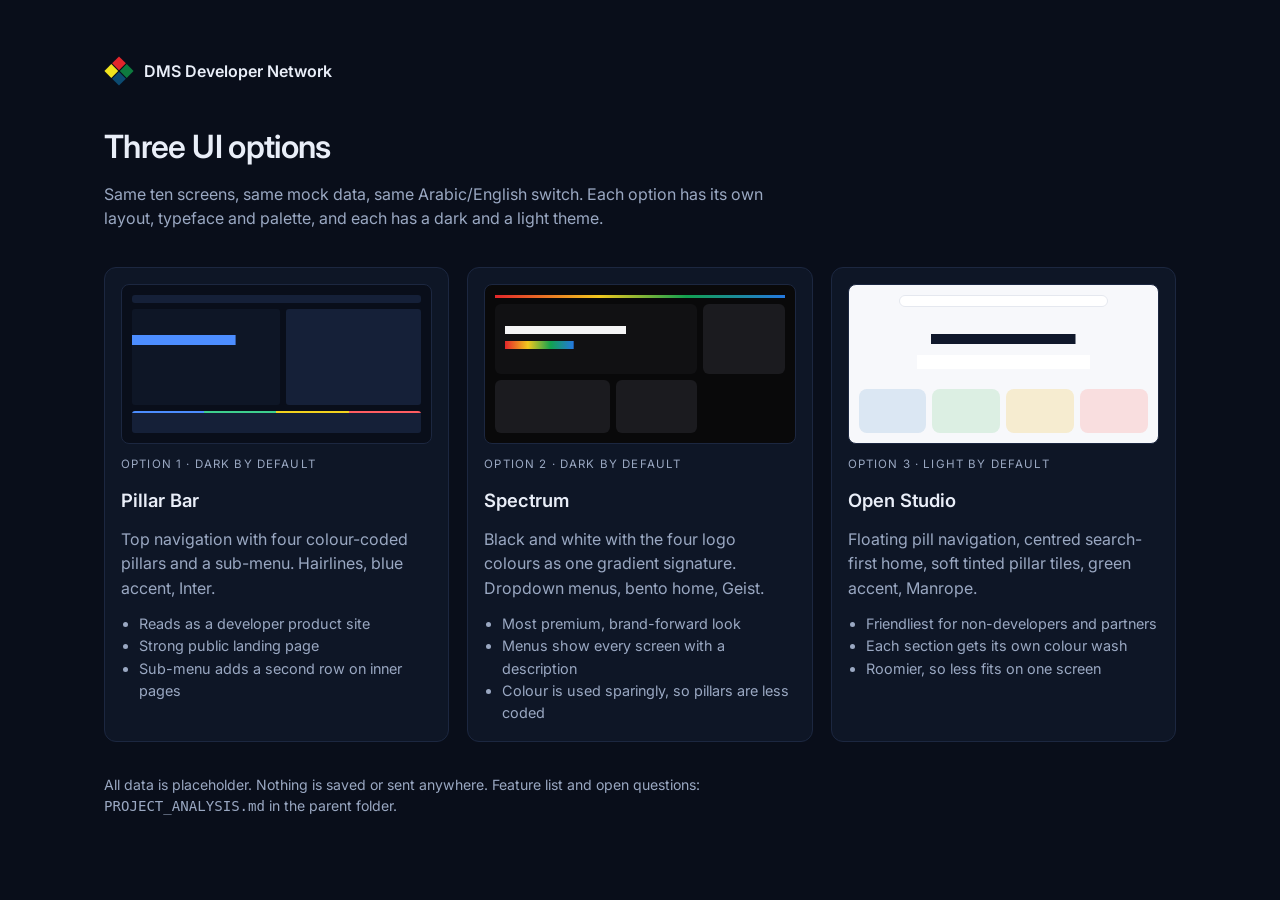
<file: index.html>
<!doctype html>
<html lang="en">
<head>
  <meta charset="utf-8">
  <meta name="viewport" content="width=device-width, initial-scale=1">
  <title>DMS Developer Network — UI options</title>
  <link rel="preconnect" href="https://fonts.googleapis.com">
  <link rel="preconnect" href="https://fonts.gstatic.com" crossorigin>
  <link rel="stylesheet" href="https://fonts.googleapis.com/css2?family=Inter:wght@400;500;600&display=swap">
  <style>
    * { box-sizing: border-box; }
    body { margin: 0; font-family: "Inter", "Segoe UI", system-ui, sans-serif; background: #090e1a; color: #e9eef8; line-height: 1.55; }
    main { max-width: 1120px; margin: 0 auto; padding: 56px 24px 72px; }
    .logo { display: flex; align-items: center; gap: 10px; font-weight: 600; margin-bottom: 36px; } .logo svg { width: 30px; height: 30px; }
    h1 { margin: 0 0 10px; font-size: 2rem; font-weight: 600; letter-spacing: -.02em; }
    h2 { margin: 0; font-size: 1.15rem; font-weight: 600; }
    p { margin: 0; color: #9aa8c2; max-width: 68ch; }
    .grid { display: grid; grid-template-columns: repeat(auto-fit, minmax(290px, 1fr)); gap: 18px; margin-top: 36px; }
    a.opt { display: flex; flex-direction: column; gap: 12px; padding: 16px; border-radius: 12px; background: #0e1626; border: 1px solid #1c2740; color: inherit; text-decoration: none; transition: border-color .15s, transform .15s; }
    a.opt:hover { border-color: #4c8dff; transform: translateY(-3px); }
    .tag { font-size: .72rem; letter-spacing: .1em; text-transform: uppercase; color: #9aa8c2; }
    ul { margin: 0; padding-left: 18px; color: #9aa8c2; font-size: .9rem; }
    .thumb { height: 160px; border-radius: 8px; padding: 10px; display: grid; gap: 6px; overflow: hidden; border: 1px solid #1c2740; }
    .thumb i { display: block; border-radius: 3px; }
    .t1 { background: #090e1a; grid-template-columns: 1.1fr 1fr; grid-template-rows: 8px 1fr 22px; } .t1 i { background: #152038; } .t1 i:first-child, .t1 i:last-child { grid-column: 1 / -1; } .t1 i:nth-child(2) { background: linear-gradient(#4c8dff, #4c8dff) left 30% / 70% 10px no-repeat, #0e1626; } .t1 i:last-child { background: linear-gradient(90deg, #4c8dff 25%, #3ecf8e 25% 50%, #f2d21e 50% 75%, #ff5d62 75%) top / 100% 2px no-repeat, #152038; }
    .t2 { background: #09090a; grid-template-columns: 1.4fr 1fr 1fr; grid-template-rows: 3px 1.3fr 1fr; } .t2 i { background: #1b1b1f; border-radius: 6px; } .t2 i:first-child { grid-column: 1 / -1; border-radius: 0; background: linear-gradient(90deg, #e3262b, #f2c81e 36%, #12a150 66%, #2478e0); } .t2 i:nth-child(2) { grid-column: span 2; background: linear-gradient(90deg, #e3262b, #f2c81e, #12a150, #2478e0) 10px 60% / 34% 8px no-repeat, linear-gradient(#f5f5f6, #f5f5f6) 10px 35% / 60% 8px no-repeat, #111113; }
    .t3 { background: #f7f8fb; grid-template-columns: repeat(4, 1fr); grid-template-rows: 12px 1fr 44px; } .t3 i { border-radius: 8px; } .t3 i:first-child { grid-column: 1 / -1; background: #fff; border: 1px solid #e5e8ef; border-radius: 99px; margin: 0 14%; } .t3 i:nth-child(2) { grid-column: 1 / -1; background: linear-gradient(#10182b, #10182b) center 35% / 50% 10px no-repeat, linear-gradient(#fff, #fff) center 75% / 60% 14px no-repeat; }
    .t3 i:nth-child(3) { background: #dbe7f3; } .t3 i:nth-child(4) { background: #dcefe3; } .t3 i:nth-child(5) { background: #f6ecd0; } .t3 i:nth-child(6) { background: #f9dedf; }
    .note { margin-top: 32px; font-size: .88rem; }
  </style>
</head>
<body>
  <main>
    <div class="logo">
      <svg viewBox="0 0 32 32" aria-hidden="true"><g transform="rotate(45 16 16)"><rect x="5" y="5" width="10.4" height="10.4" fill="#e3262b"/><rect x="16.6" y="5" width="10.4" height="10.4" fill="#0e7a3f"/><rect x="5" y="16.6" width="10.4" height="10.4" fill="#f2e41e"/><rect x="16.6" y="16.6" width="10.4" height="10.4" fill="#0c4a70"/></g></svg>
      DMS Developer Network
    </div>
    <h1>Three UI options</h1>
    <p>Same ten screens, same mock data, same Arabic/English switch. Each option has its own layout, typeface and palette, and each has a dark and a light theme.</p>

    <div class="grid">
      <a class="opt" href="option-1/index.html">
        <div class="thumb t1"><i></i><i></i><i></i><i></i></div>
        <span class="tag">Option 1 · dark by default</span>
        <h2>Pillar Bar</h2>
        <p>Top navigation with four colour-coded pillars and a sub-menu. Hairlines, blue accent, Inter.</p>
        <ul><li>Reads as a developer product site</li><li>Strong public landing page</li><li>Sub-menu adds a second row on inner pages</li></ul>
      </a>
      <a class="opt" href="option-2/index.html">
        <div class="thumb t2"><i></i><i></i><i></i><i></i><i></i></div>
        <span class="tag">Option 2 · dark by default</span>
        <h2>Spectrum</h2>
        <p>Black and white with the four logo colours as one gradient signature. Dropdown menus, bento home, Geist.</p>
        <ul><li>Most premium, brand-forward look</li><li>Menus show every screen with a description</li><li>Colour is used sparingly, so pillars are less coded</li></ul>
      </a>
      <a class="opt" href="option-3/index.html">
        <div class="thumb t3"><i></i><i></i><i></i><i></i><i></i><i></i></div>
        <span class="tag">Option 3 · light by default</span>
        <h2>Open Studio</h2>
        <p>Floating pill navigation, centred search-first home, soft tinted pillar tiles, green accent, Manrope.</p>
        <ul><li>Friendliest for non-developers and partners</li><li>Each section gets its own colour wash</li><li>Roomier, so less fits on one screen</li></ul>
      </a>
    </div>

    <p class="note">All data is placeholder. Nothing is saved or sent anywhere. Feature list and open questions: <code>PROJECT_ANALYSIS.md</code> in the parent folder.</p>
  </main>
</body>
</html>
</file>
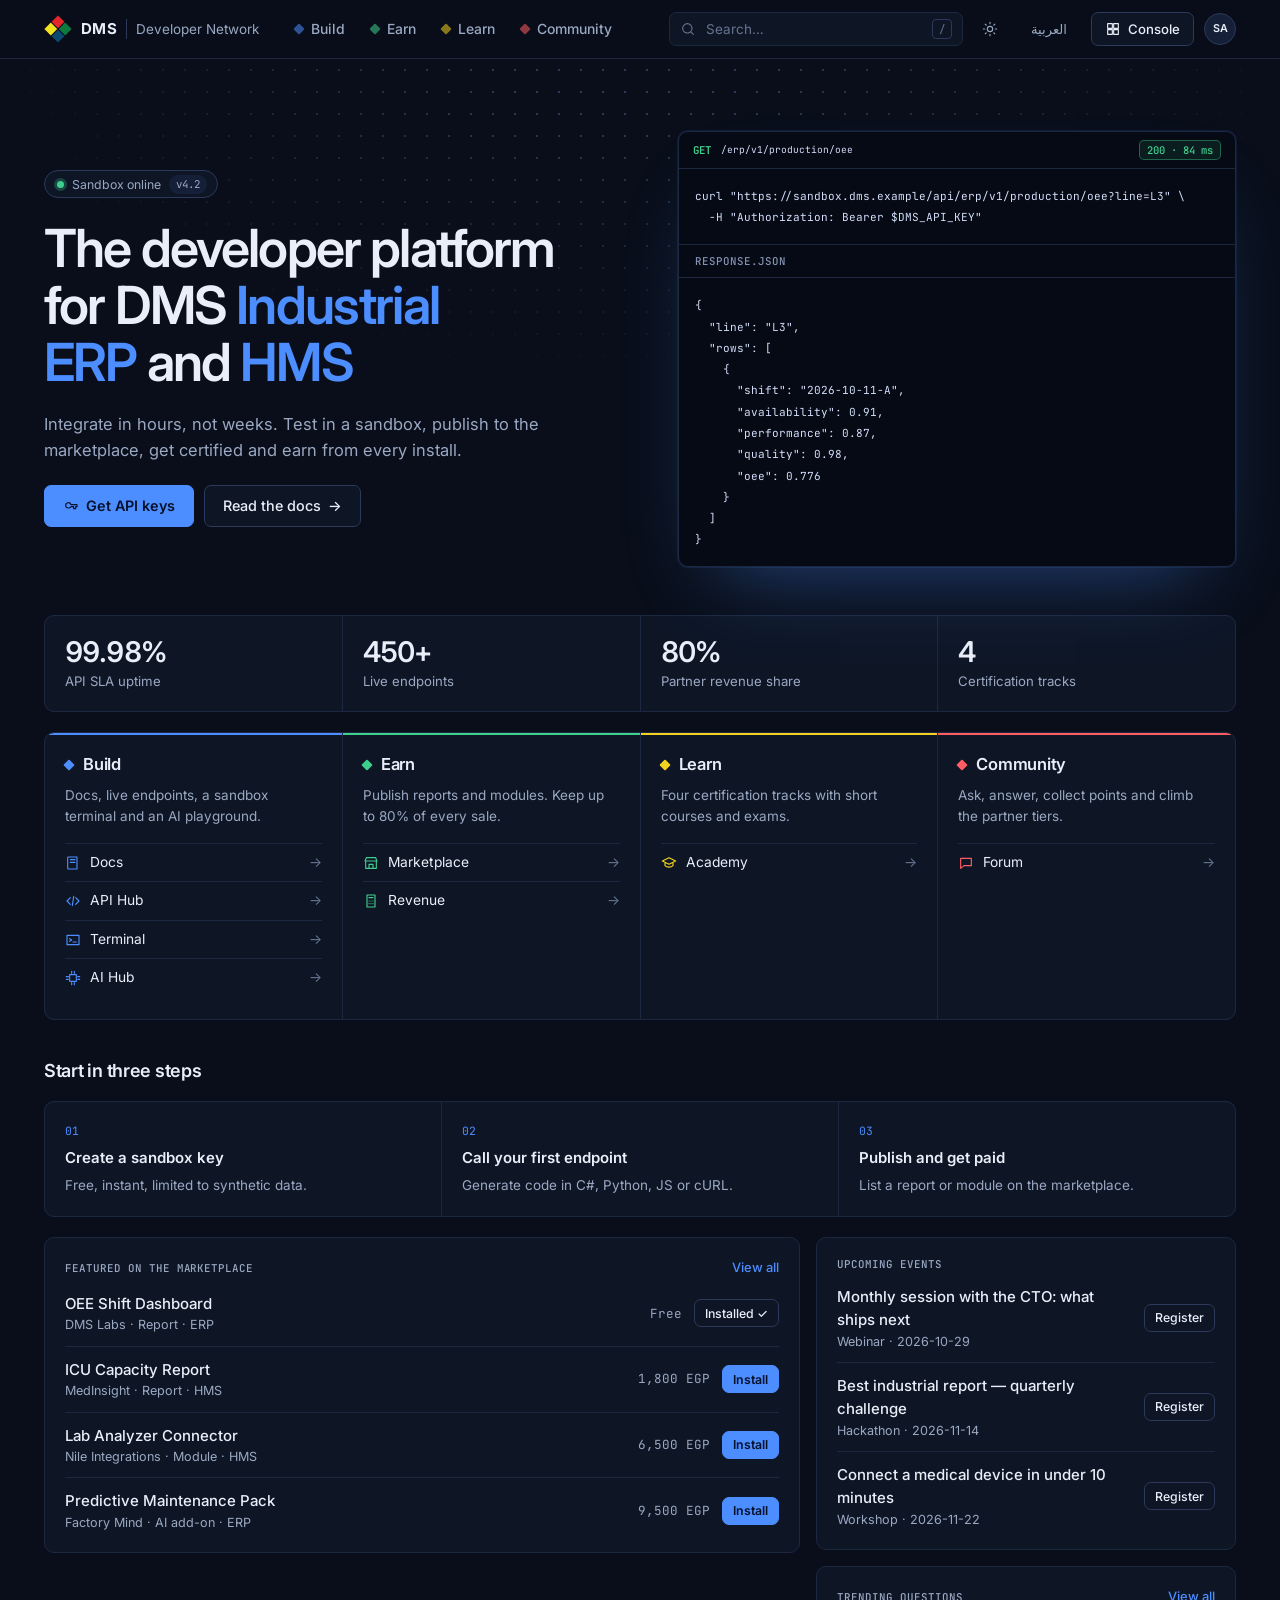
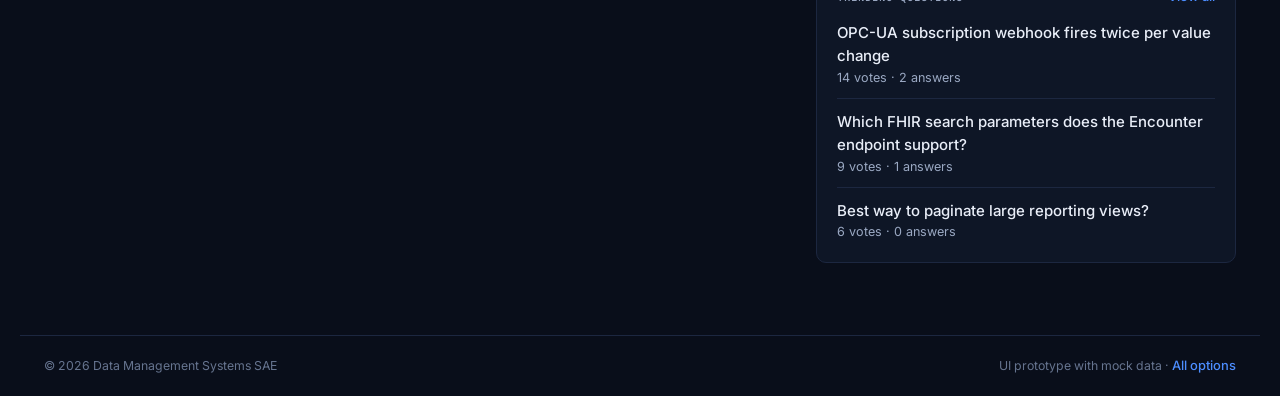
<file: option-1/index.html>
<!doctype html>
<html lang="en" dir="ltr" data-theme="dark">
<head>
  <meta charset="utf-8">
  <meta name="viewport" content="width=device-width, initial-scale=1">
  <title>DMS Developer Network</title>
  <script>
    try { if (localStorage.getItem('ddn-theme-1') === 'light') document.documentElement.dataset.theme = 'light'; } catch (e) {}
  </script>
  <link rel="preconnect" href="https://fonts.googleapis.com">
  <link rel="preconnect" href="https://fonts.gstatic.com" crossorigin>
  <link rel="stylesheet" href="https://fonts.googleapis.com/css2?family=IBM+Plex+Sans+Arabic:wght@400;500;600;700&family=Inter:wght@400;500;600;700&family=JetBrains+Mono:wght@400;500&display=swap">
  <link rel="stylesheet" href="../assets/styles.css">
</head>
<body data-option="1">
  <header class="top">
    <div class="top-row">
      <a class="logo" href="#/home" aria-label="DMS Developer Network">
        <!-- Redrawn from the supplied logo; swap for the official SVG when available -->
        <svg class="logo-mark" viewBox="0 0 32 32" aria-hidden="true">
          <g transform="rotate(45 16 16)">
            <rect x="5" y="5" width="10.4" height="10.4" fill="#e3262b"/>
            <rect x="16.6" y="5" width="10.4" height="10.4" fill="#0e7a3f"/>
            <rect x="5" y="16.6" width="10.4" height="10.4" fill="#f2e41e"/>
            <rect x="16.6" y="16.6" width="10.4" height="10.4" fill="#0c4a70"/>
          </g>
        </svg>
        <b>DMS</b><span data-i18n="brandSub"></span>
      </a>
      <nav id="nav" aria-label="Main"></nav>
      <form class="cmd" data-form="search" role="search">
        <svg class="ico" viewBox="0 0 24 24" aria-hidden="true"><path d="M11 4a7 7 0 1 0 0 14 7 7 0 0 0 0-14zM20 20l-4-4"/></svg>
        <input type="search" name="q" data-i18n-ph="search" aria-label="Search">
        <kbd>/</kbd>
      </form>
      <button class="btn ghost icon" data-act="theme" aria-label="Toggle theme" data-theme-ico></button>
      <button class="btn ghost" data-act="lang" data-lang-label></button>
      <a class="btn console" href="#/dashboard"><svg class="ico" viewBox="0 0 24 24" aria-hidden="true"><path d="M4 4h7v7H4zM13 4h7v7h-7zM4 13h7v7H4zM13 13h7v7h-7z"/></svg><span data-i18n="console"></span></a>
      <a class="avatar" href="#/dashboard" aria-label="Account">SA</a>
    </div>
    <nav id="subnav" aria-label="Section" hidden></nav>
  </header>

  <main id="view"></main>

  <footer class="site-foot">
    <span>© 2026 Data Management Systems SAE</span><span><span data-i18n="footer"></span> · <a class="link" href="../index.html" data-i18n="options"></a></span>
  </footer>

  <script src="../assets/data.js"></script>
  <script src="../assets/app.js"></script>
</body>
</html>
</file>
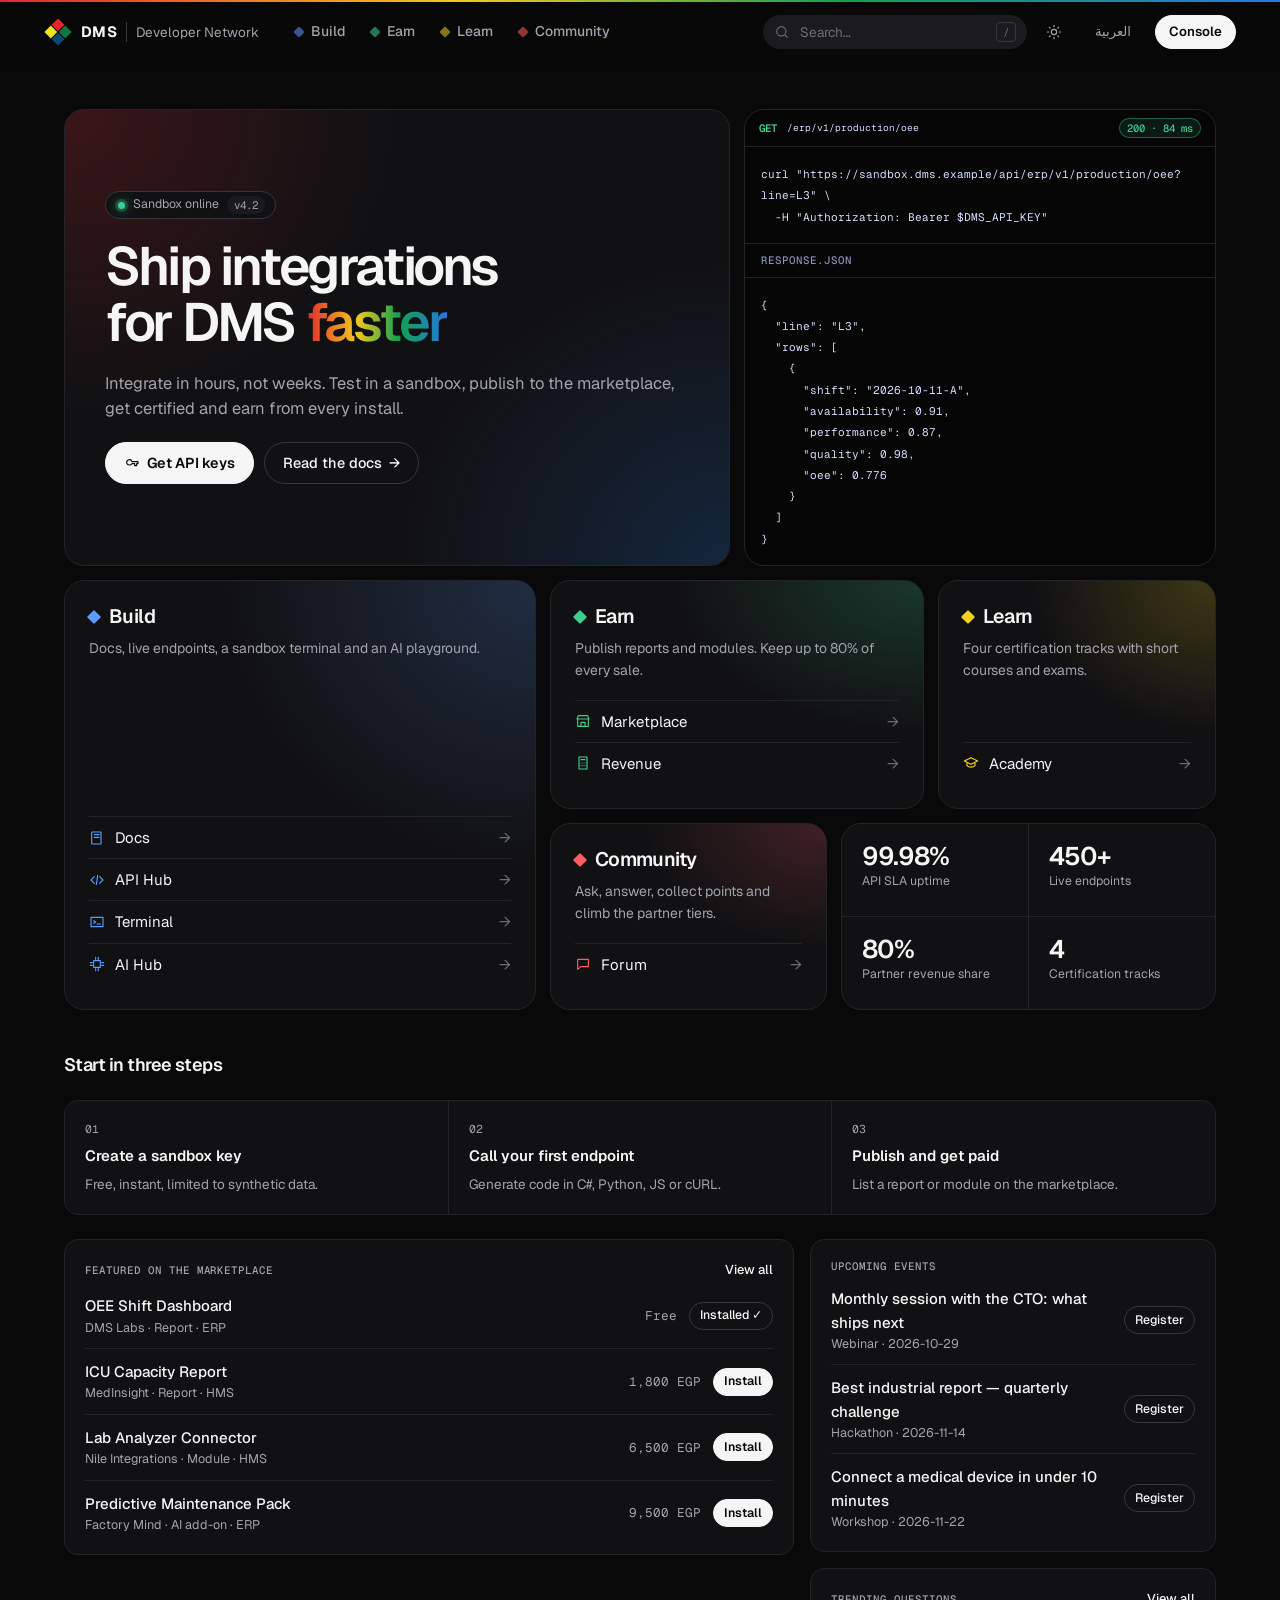
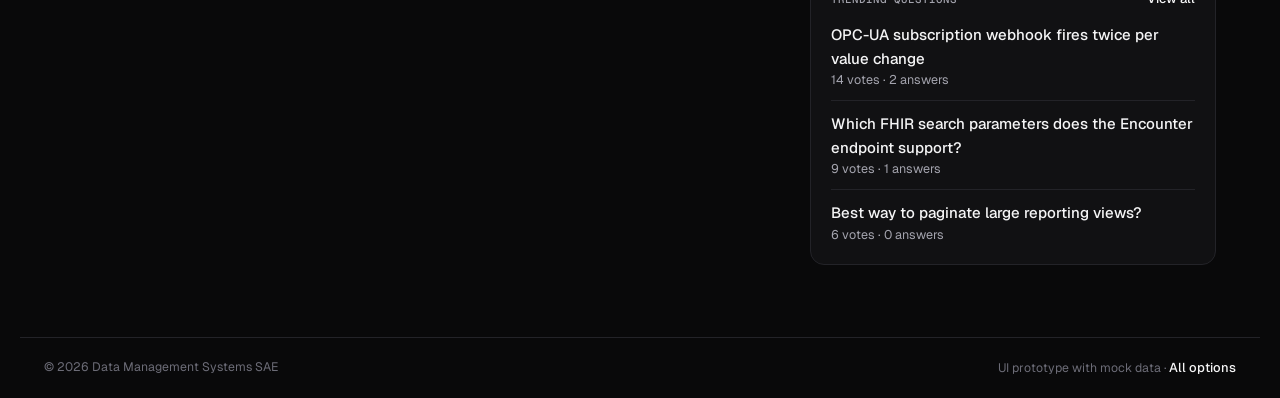
<file: option-2/index.html>
<!doctype html>
<html lang="en" dir="ltr" data-theme="dark">
<head>
  <meta charset="utf-8">
  <meta name="viewport" content="width=device-width, initial-scale=1">
  <title>DMS Developer Network</title>
  <script>
    try { var t = localStorage.getItem('ddn-theme-2'); if (t) document.documentElement.dataset.theme = t; } catch (e) {}
  </script>
  <link rel="preconnect" href="https://fonts.googleapis.com">
  <link rel="preconnect" href="https://fonts.gstatic.com" crossorigin>
  <link rel="stylesheet" href="https://fonts.googleapis.com/css2?family=Geist:wght@400;500;600;700&family=Geist+Mono:wght@400;500&family=Readex+Pro:wght@400;500;600;700&display=swap">
  <link rel="stylesheet" href="../assets/styles.css">
  <link rel="stylesheet" href="option-2.css">
</head>
<body data-option="2">
  <header class="top">
    <div class="top-row">
      <a class="logo" href="#/home" aria-label="DMS Developer Network">
        <!-- Redrawn from the supplied logo; swap for the official SVG when available -->
        <svg class="logo-mark" viewBox="0 0 32 32" aria-hidden="true">
          <g transform="rotate(45 16 16)">
            <rect x="5" y="5" width="10.4" height="10.4" fill="#e3262b"/>
            <rect x="16.6" y="5" width="10.4" height="10.4" fill="#0e7a3f"/>
            <rect x="5" y="16.6" width="10.4" height="10.4" fill="#f2e41e"/>
            <rect x="16.6" y="16.6" width="10.4" height="10.4" fill="#0c4a70"/>
          </g>
        </svg>
        <b>DMS</b><span data-i18n="brandSub"></span>
      </a>
      <nav id="nav" aria-label="Main"></nav>
      <form class="cmd" data-form="search" role="search">
        <svg class="ico" viewBox="0 0 24 24" aria-hidden="true"><path d="M11 4a7 7 0 1 0 0 14 7 7 0 0 0 0-14zM20 20l-4-4"/></svg>
        <input type="search" name="q" data-i18n-ph="search" aria-label="Search">
        <kbd>/</kbd>
      </form>
      <button class="btn ghost icon" data-act="theme" aria-label="Toggle theme" data-theme-ico></button>
      <button class="btn ghost" data-act="lang" data-lang-label></button>
      <a class="btn primary console" href="#/dashboard"><span data-i18n="console"></span></a>
    </div>
  </header>

  <main id="view"></main>

  <footer class="site-foot">
    <span>© 2026 Data Management Systems SAE</span><span><span data-i18n="footer"></span> · <a class="link" href="../index.html" data-i18n="options"></a></span>
  </footer>

  <script src="../assets/data.js"></script>
  <script src="../assets/app.js"></script>
</body>
</html>
</file>
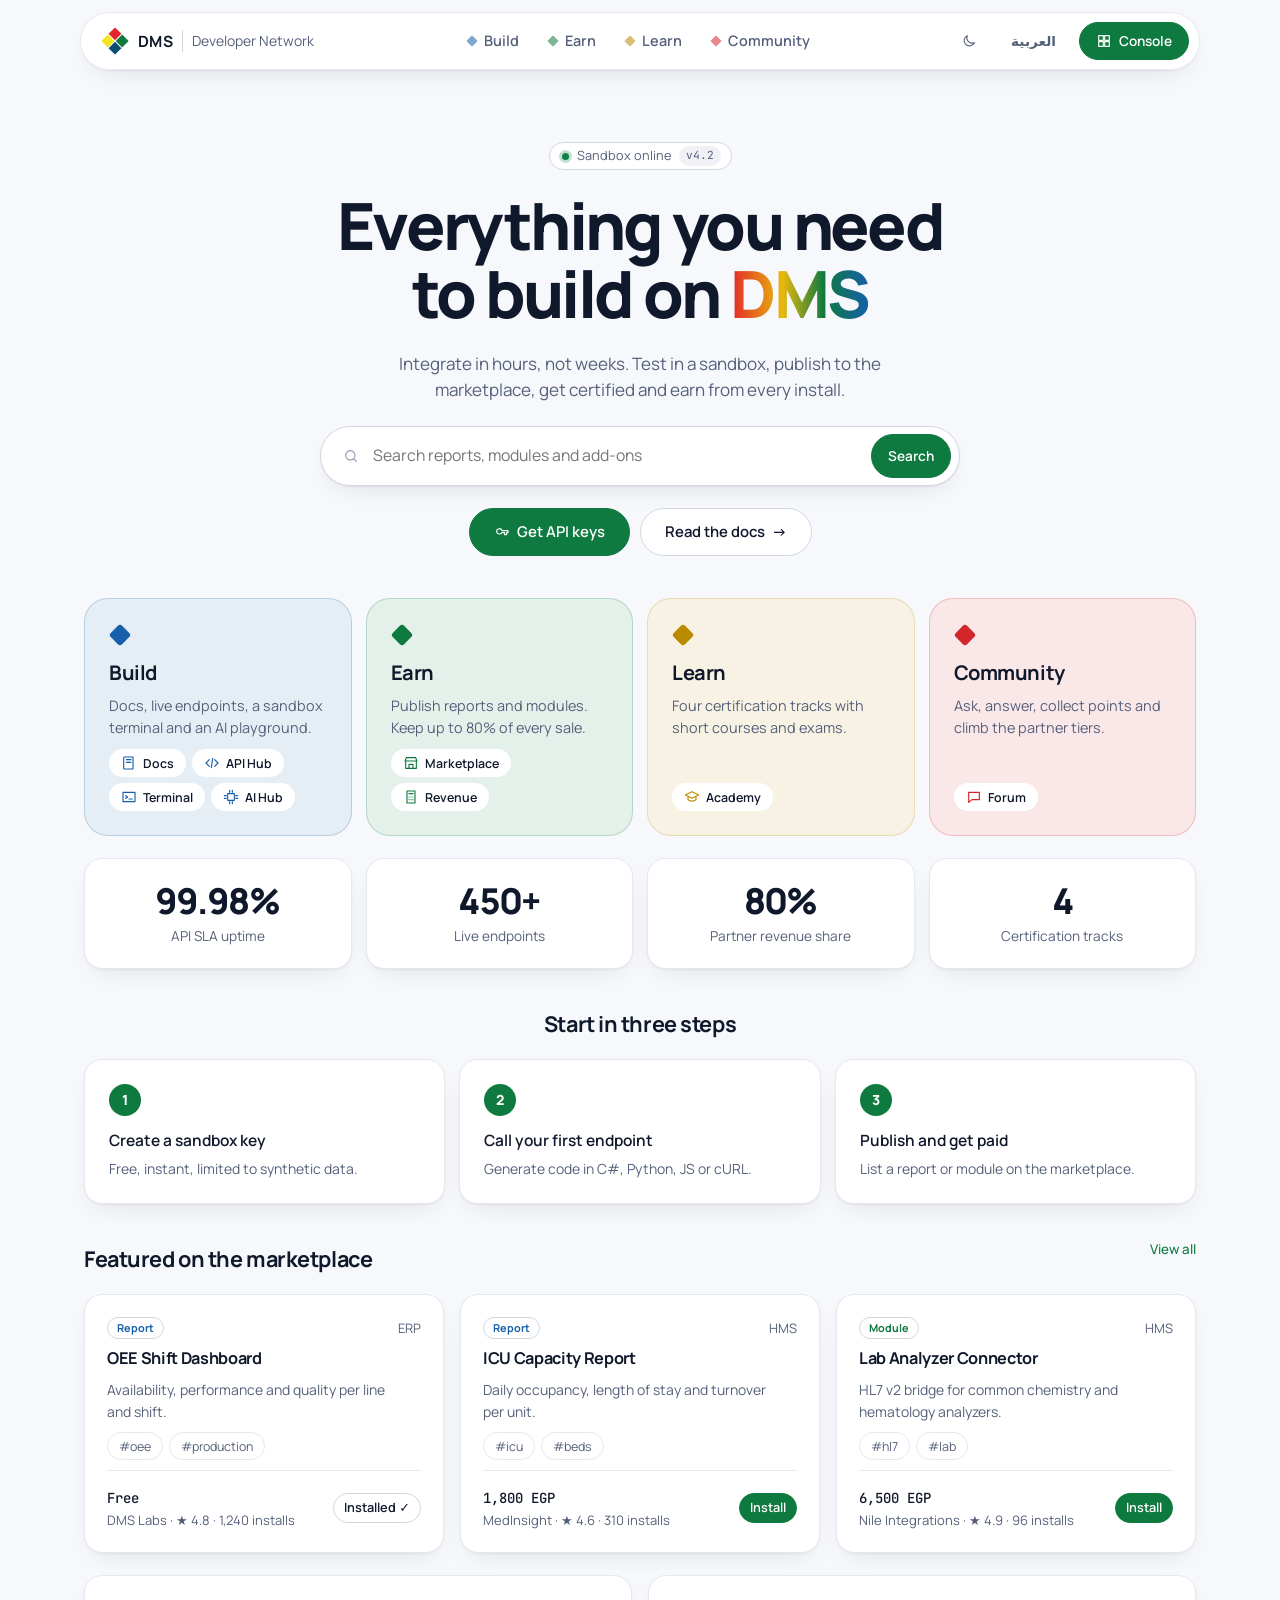
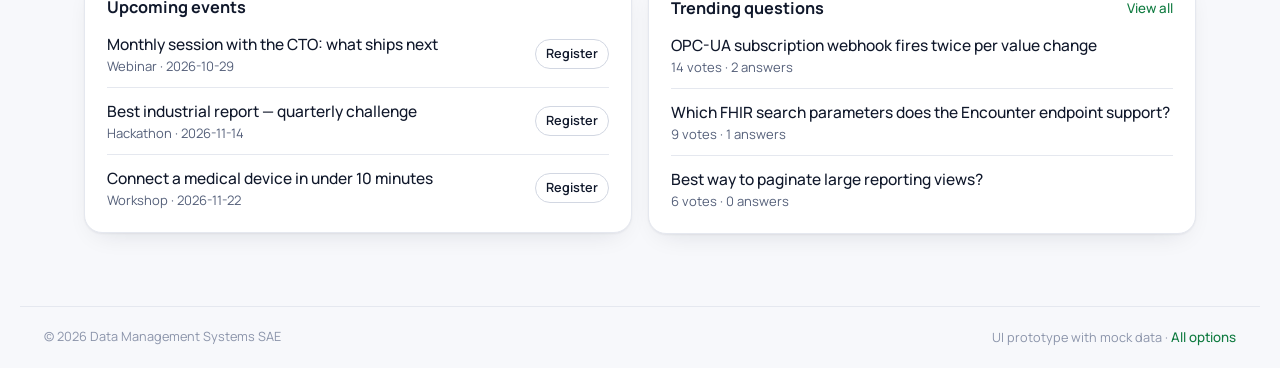
<file: option-3/index.html>
<!doctype html>
<html lang="en" dir="ltr" data-theme="light">
<head>
  <meta charset="utf-8">
  <meta name="viewport" content="width=device-width, initial-scale=1">
  <title>DMS Developer Network</title>
  <script>
    try { var t = localStorage.getItem('ddn-theme-3'); if (t) document.documentElement.dataset.theme = t; } catch (e) {}
  </script>
  <link rel="preconnect" href="https://fonts.googleapis.com">
  <link rel="preconnect" href="https://fonts.gstatic.com" crossorigin>
  <link rel="stylesheet" href="https://fonts.googleapis.com/css2?family=JetBrains+Mono:wght@400;500&family=Manrope:wght@400;500;600;700;800&family=Tajawal:wght@400;500;700;800&display=swap">
  <link rel="stylesheet" href="../assets/styles.css">
  <link rel="stylesheet" href="option-3.css">
</head>
<body data-option="3">
  <header class="top">
    <div class="top-row">
      <a class="logo" href="#/home" aria-label="DMS Developer Network">
        <!-- Redrawn from the supplied logo; swap for the official SVG when available -->
        <svg class="logo-mark" viewBox="0 0 32 32" aria-hidden="true">
          <g transform="rotate(45 16 16)">
            <rect x="5" y="5" width="10.4" height="10.4" fill="#e3262b"/>
            <rect x="16.6" y="5" width="10.4" height="10.4" fill="#0e7a3f"/>
            <rect x="5" y="16.6" width="10.4" height="10.4" fill="#f2e41e"/>
            <rect x="16.6" y="16.6" width="10.4" height="10.4" fill="#0c4a70"/>
          </g>
        </svg>
        <b>DMS</b><span data-i18n="brandSub"></span>
      </a>
      <nav id="nav" aria-label="Main"></nav>
      <button class="btn ghost icon" data-act="theme" aria-label="Toggle theme" data-theme-ico></button>
      <button class="btn ghost" data-act="lang" data-lang-label></button>
      <a class="btn primary console" href="#/dashboard"><svg class="ico" viewBox="0 0 24 24" aria-hidden="true"><path d="M4 4h7v7H4zM13 4h7v7h-7zM4 13h7v7H4zM13 13h7v7h-7z"/></svg><span data-i18n="console"></span></a>
    </div>
  </header>
  <nav id="subnav" aria-label="Section" hidden></nav>

  <main id="view"></main>

  <footer class="site-foot">
    <span>© 2026 Data Management Systems SAE</span><span><span data-i18n="footer"></span> · <a class="link" href="../index.html" data-i18n="options"></a></span>
  </footer>

  <script src="../assets/data.js"></script>
  <script src="../assets/app.js"></script>
</body>
</html>
</file>
<file: assets/styles.css>
/* DMS Developer Network — prototype styles.
   Identity: the four logo colours map to the four portal pillars (Build, Earn, Learn, Community).
   --accent drives interactive elements; --pc (pillar colour) drives wayfinding. */

/* ---------- tokens ---------- */
:root {
  --font: "Inter", "Segoe UI Variable Text", "Segoe UI", system-ui, sans-serif;
  --font-ar: "IBM Plex Sans Arabic", "Segoe UI", Tahoma, sans-serif;
  --mono: "JetBrains Mono", "Cascadia Code", Consolas, monospace;
  --r: 10px; --r-sm: 7px;
  --code: #060a14; --code-text: #d3defa; --code-line: #1c2740;
}
:root, [data-theme="dark"] {
  color-scheme: dark;
  --bg: #090e1a; --panel: #0e1626; --raise: #152038; --line: #1c2740; --line-2: #2b395a;
  --text: #e9eef8; --dim: #9aa8c2; --faint: #66748f;
  --accent: #4c8dff; --accent-ink: #06122b;
  --ok: #3ecf8e; --warn: #f0a93b; --danger: #ff6b6b;
  --c-build: #4c8dff; --c-earn: #3ecf8e; --c-learn: #f2d21e; --c-community: #ff5d62;
}
[data-theme="light"] {
  color-scheme: light;
  --bg: #f5f6f8; --panel: #ffffff; --raise: #eef1f4; --line: #e1e5ea; --line-2: #c9d0d9;
  --text: #141d27; --dim: #566475; --faint: #8794a3;
  --accent: #0b6e69; --accent-ink: #ffffff;
  --ok: #12804a; --warn: #a86400; --danger: #c0392b;
  --c-build: #0c4a70; --c-earn: #0e7a3f; --c-learn: #b58900; --c-community: #d3262b;
  --code: #101a24;
}
body { --pc: var(--accent); }
[data-p="build"], body[data-pillar="build"] { --pc: var(--c-build); }
[data-p="earn"], body[data-pillar="earn"] { --pc: var(--c-earn); }
[data-p="learn"], body[data-pillar="learn"] { --pc: var(--c-learn); }
[data-p="community"], body[data-pillar="community"] { --pc: var(--c-community); }

/* ---------- base ---------- */
*, *::before, *::after { box-sizing: border-box; }
html { font-size: 15px; -webkit-text-size-adjust: 100%; }
body { margin: 0; min-height: 100vh; display: flex; flex-direction: column; background: var(--bg); color: var(--text); font-family: var(--font); line-height: 1.55; -webkit-font-smoothing: antialiased; }
[dir="rtl"] body { font-family: var(--font-ar); line-height: 1.7; }
h1, h2, h3 { margin: 0; font-weight: 600; line-height: 1.2; letter-spacing: -.015em; text-wrap: balance; }
[dir="rtl"] :is(h1, h2, h3) { letter-spacing: 0; line-height: 1.5; }
h1 { font-size: 1.75rem; } h2 { font-size: 1.05rem; } h3 { font-size: 1rem; }
p { margin: 0; text-wrap: pretty; }
a { color: inherit; text-decoration: none; }
button, input, select, textarea { font: inherit; color: inherit; }
button { cursor: pointer; }
code, pre, kbd, .mono { font-family: var(--mono); font-size: .86em; }
:focus-visible { outline: 2px solid var(--accent); outline-offset: 2px; border-radius: 4px; }
[hidden] { display: none !important; }

.muted { color: var(--dim); } .small { font-size: .84rem; } .nowrap { white-space: nowrap; } .grow { flex: 1; min-width: 0; }
.big { font-size: 2rem; font-weight: 600; line-height: 1; letter-spacing: -.02em; }
.row { display: flex; align-items: center; gap: 10px; } .row.between { justify-content: space-between; } .row.end { justify-content: flex-end; } .row.wrap { flex-wrap: wrap; }
.stack { display: flex; flex-direction: column; gap: 16px; min-width: 0; }
.ico { width: 16px; height: 16px; flex: none; fill: none; stroke: currentColor; stroke-width: 1.7; stroke-linecap: round; stroke-linejoin: round; }
.dia { width: 8px; height: 8px; flex: none; display: inline-block; background: var(--pc); transform: rotate(45deg); border-radius: 1px; }
.arr { display: inline-block; transition: transform .15s; } [dir="rtl"] .arr { transform: scaleX(-1); }
a:hover > .arr { transform: translateX(3px); } [dir="rtl"] a:hover > .arr { transform: scaleX(-1) translateX(3px); }

/* ---------- top bar ---------- */
.top { position: sticky; top: 0; z-index: 20; background: color-mix(in srgb, var(--bg) 88%, transparent); backdrop-filter: blur(14px); border-bottom: 1px solid var(--line); }
.top-row { display: flex; align-items: center; gap: 10px; max-width: 1240px; height: 58px; margin: 0 auto; padding: 0 24px; }
.logo { display: flex; align-items: center; gap: 9px; white-space: nowrap; margin-inline-end: 14px; }
.logo-mark { width: 28px; height: 28px; flex: none; }
.logo b { font-weight: 700; letter-spacing: .02em; } .logo span { color: var(--dim); font-size: .9rem; padding-inline-start: 9px; border-inline-start: 1px solid var(--line-2); }
#nav { display: flex; align-self: stretch; gap: 2px; margin-inline-end: auto; }
.pillar { position: relative; display: flex; align-items: center; gap: 8px; padding: 0 12px; font-size: .93rem; font-weight: 500; color: var(--dim); white-space: nowrap; }
.pillar .dia { opacity: .55; transition: opacity .15s, transform .2s; }
.pillar:hover { color: var(--text); } .pillar:hover .dia { opacity: 1; }
.pillar.active { color: var(--text); } .pillar.active .dia { opacity: 1; transform: rotate(45deg) scale(1.25); }
.pillar.active::after { content: ""; position: absolute; inset-inline: 10px; bottom: -1px; height: 2px; background: var(--pc); }
.cmd { display: flex; align-items: center; gap: 8px; flex: 0 1 220px; height: 34px; padding: 0 10px; border: 1px solid var(--line); border-radius: var(--r-sm); background: var(--panel); color: var(--faint); }
.cmd:focus-within { border-color: var(--accent); }
.cmd input { flex: 1; min-width: 0; border: 0; background: none; color: var(--text); outline: none; font-size: .9rem; }
.cmd input::placeholder { color: var(--faint); }
kbd { padding: 1px 6px; border: 1px solid var(--line-2); border-radius: 4px; font-size: .72rem; color: var(--faint); }
.avatar { width: 32px; height: 32px; flex: none; display: grid; place-items: center; border-radius: 50%; background: var(--raise); border: 1px solid var(--line-2); font-size: .72rem; font-weight: 600; }
#subnav { border-top: 1px solid var(--line); }
#subnav > div { display: flex; gap: 4px; max-width: 1240px; margin: 0 auto; padding: 0 16px; overflow-x: auto; scrollbar-width: none; }
.sub { position: relative; display: flex; align-items: center; gap: 7px; padding: 11px 10px; font-size: .88rem; color: var(--dim); white-space: nowrap; }
.sub:hover { color: var(--text); } .sub.active { color: var(--text); font-weight: 500; } .sub.active .ico { color: var(--pc); }
.sub.active::after { content: ""; position: absolute; inset-inline: 10px; bottom: 0; height: 2px; background: var(--pc); }

/* ---------- page frame ---------- */
#view { flex: 1; width: 100%; max-width: 1240px; margin: 0 auto; padding: 36px 24px 72px; display: flex; flex-direction: column; gap: 20px; }
.page-head { display: flex; justify-content: space-between; align-items: flex-end; gap: 16px; flex-wrap: wrap; padding-bottom: 20px; border-bottom: 1px solid var(--line); }
.page-head p { margin-top: 6px; max-width: 64ch; } .page-head .row { flex-wrap: wrap; }
.crumb { display: flex; align-items: center; gap: 8px; margin-bottom: 12px; font-family: var(--mono); font-size: .76rem; text-transform: uppercase; letter-spacing: .08em; color: var(--dim); }
.crumb span { color: var(--faint); } [dir="rtl"] .crumb { font-family: var(--font-ar); letter-spacing: 0; font-size: .84rem; }
.section-title { margin-top: 20px; font-size: 1.2rem; }
.site-foot { display: flex; justify-content: space-between; gap: 12px; flex-wrap: wrap; max-width: 1240px; width: 100%; margin: 0 auto; padding: 20px 24px; border-top: 1px solid var(--line); font-size: .82rem; color: var(--faint); }

/* ---------- surfaces ---------- */
.card { background: var(--panel); border: 1px solid var(--line); border-radius: var(--r); padding: 20px; min-width: 0; }
.card-head { margin-bottom: 14px; flex-wrap: wrap; }
.card-head h2, .tree-title, .table th, .window-sep { font-family: var(--mono); font-size: .72rem; font-weight: 500; text-transform: uppercase; letter-spacing: .09em; color: var(--dim); }
[dir="rtl"] :is(.card-head h2, .tree-title, .table th) { font-family: var(--font-ar); font-size: .84rem; font-weight: 600; letter-spacing: 0; }
.grid { display: grid; grid-template-columns: repeat(auto-fill, minmax(270px, 1fr)); gap: 16px; }
.grid.two { grid-template-columns: repeat(auto-fill, minmax(290px, 1fr)); }
.split { display: grid; grid-template-columns: 1fr 1fr; gap: 16px; align-items: start; }
.split.wide-left { grid-template-columns: minmax(0, 1.8fr) minmax(0, 1fr); }
.split.wide-right { grid-template-columns: minmax(0, 1fr) minmax(0, 1.7fr); }

/* divided cells: one outlined block split by hairlines */
.cells { display: grid; gap: 1px; margin: 0; padding: 0; list-style: none; background: var(--line); border: 1px solid var(--line); border-radius: var(--r); overflow: hidden; }
.cells > * { margin: 0; padding: 20px; background: var(--panel); min-width: 0; }
.facts, .pillars, .kpis { grid-template-columns: repeat(4, 1fr); } .steps3, .kpis.three { grid-template-columns: repeat(3, 1fr); }

/* ---------- controls ---------- */
.btn { display: inline-flex; align-items: center; justify-content: center; gap: 7px; height: 34px; padding: 0 13px; border: 1px solid var(--line-2); border-radius: var(--r-sm); background: var(--panel); font-size: .88rem; font-weight: 500; white-space: nowrap; transition: background .15s, border-color .15s; }
.btn:hover { background: var(--raise); }
.btn.primary { background: var(--accent); border-color: var(--accent); color: var(--accent-ink); font-weight: 600; }
.btn.primary:hover { background: color-mix(in srgb, var(--accent) 88%, #fff); }
.btn.ghost { border-color: transparent; background: none; color: var(--dim); } .btn.ghost:hover { background: var(--raise); color: var(--text); }
.btn.icon { width: 34px; padding: 0; }
.btn.sm { height: 28px; padding: 0 10px; font-size: .82rem; } .btn.lg { height: 42px; padding: 0 18px; font-size: .96rem; }
.btn.danger { color: var(--danger); } .btn:disabled { opacity: .4; cursor: not-allowed; }
.link { background: none; border: 0; padding: 0; color: var(--accent); font-weight: 500; font-size: .86rem; } .link:hover { text-decoration: underline; }

.badge { display: inline-flex; align-items: center; height: 20px; padding: 0 7px; border-radius: 5px; border: 1px solid var(--line-2); font-family: var(--mono); font-size: .7rem; font-weight: 500; color: var(--dim); white-space: nowrap; }
[dir="rtl"] .badge { font-family: var(--font-ar); font-size: .76rem; }
.badge.ok { color: var(--ok); border-color: color-mix(in srgb, var(--ok) 40%, transparent); background: color-mix(in srgb, var(--ok) 10%, transparent); }
.badge.warn { color: var(--warn); border-color: color-mix(in srgb, var(--warn) 40%, transparent); background: color-mix(in srgb, var(--warn) 10%, transparent); }
.badge.solid { color: var(--accent); border-color: color-mix(in srgb, var(--accent) 45%, transparent); background: color-mix(in srgb, var(--accent) 12%, transparent); }
.badge.report { color: var(--c-build); } .badge.module { color: var(--c-earn); } .badge.ai { color: var(--c-community); }
.method { font-family: var(--mono); font-size: .72rem; font-weight: 600; color: var(--ok); } .method.POST { color: var(--warn); }
.chips { display: flex; flex-wrap: wrap; gap: 6px; }
.chip { display: inline-flex; align-items: center; gap: 6px; height: 24px; padding: 0 8px; border-radius: 6px; border: 1px solid var(--line); background: none; font-size: .8rem; color: var(--dim); }
button.chip:hover, .chip.on { border-color: var(--accent); color: var(--accent); }

.seg { display: inline-flex; flex-wrap: wrap; gap: 2px; padding: 3px; border-radius: var(--r-sm); background: var(--raise); align-self: flex-start; }
.seg button { height: 26px; padding: 0 11px; border: 0; border-radius: 5px; background: none; font-size: .84rem; font-weight: 500; color: var(--dim); }
.seg button:hover { color: var(--text); }
.seg button.on { background: var(--panel); color: var(--text); box-shadow: 0 0 0 1px var(--line-2); }

.input { width: 100%; padding: 8px 11px; border: 1px solid var(--line-2); border-radius: var(--r-sm); background: var(--bg); }
.input:focus { outline: none; border-color: var(--accent); box-shadow: 0 0 0 3px color-mix(in srgb, var(--accent) 22%, transparent); }
textarea.input { resize: vertical; line-height: 1.55; }
.field { display: flex; flex-direction: column; gap: 6px; font-size: .86rem; font-weight: 500; color: var(--dim); }
.field > span { display: flex; justify-content: space-between; gap: 8px; } .field b { color: var(--text); }
input[type="range"] { width: 100%; accent-color: var(--accent); }
.error { color: var(--danger); } .empty { padding: 28px 0; text-align: center; }

/* ---------- lists, tables, bars ---------- */
.list { list-style: none; margin: 0; padding: 0; }
.list > li { display: flex; justify-content: space-between; align-items: center; gap: 12px; padding: 11px 0; border-bottom: 1px solid var(--line); }
.list > li.col { flex-direction: column; align-items: stretch; gap: 6px; }
.list > li:first-child { padding-top: 0; } .list > li:last-child { border-bottom: 0; padding-bottom: 0; }
.list b { font-weight: 500; } .list a:hover b { color: var(--accent); }
.price { font-family: var(--mono); font-size: .84rem; color: var(--dim); white-space: nowrap; }
.rank { counter-reset: r; } .rank > li { counter-increment: r; justify-content: flex-start; }
.rank > li::before { content: counter(r, decimal-leading-zero); font-family: var(--mono); font-size: .76rem; color: var(--faint); }
.rank .pts { margin-inline-start: auto; font-family: var(--mono); font-size: .86rem; }

.table-wrap { overflow-x: auto; }
.table { width: 100%; border-collapse: collapse; font-size: .9rem; }
.table th, .table td { padding: 10px 12px; text-align: start; border-bottom: 1px solid var(--line); vertical-align: middle; }
.table th { white-space: nowrap; } .table td { font-variant-numeric: tabular-nums; }
.table tbody tr:last-child td { border-bottom: 0; } .table tbody tr:hover td { background: color-mix(in srgb, var(--raise) 55%, transparent); }
.table tr.off { opacity: .45; } .table td.row { justify-content: flex-end; }

.progress, .bar { height: 6px; border-radius: 99px; background: var(--raise); overflow: hidden; }
.progress i, .bar i { display: block; height: 100%; border-radius: inherit; background: var(--accent); transition: width .3s; }
.bar i.neg { background: var(--danger); }
.bar-row { display: grid; grid-template-columns: minmax(90px, 150px) 1fr minmax(70px, auto); gap: 14px; align-items: center; padding: 8px 0; font-size: .88rem; }
.bar-row b { text-align: end; font-family: var(--mono); font-weight: 500; font-size: .84rem; } .bar-row .bar { height: 10px; border-radius: 3px; }
.bar-row:not(.on) .bar i { opacity: .4; } .chart .bar-row .bar i { opacity: 1; }

.kpi { display: flex; flex-direction: column; gap: 4px; }
.kpi b { font-size: 1.55rem; font-weight: 600; line-height: 1.25; letter-spacing: -.02em; font-variant-numeric: tabular-nums; }
.kpi.accent { background: color-mix(in srgb, var(--accent) 14%, var(--panel)); } .kpi.accent b { color: var(--accent); }

/* ---------- code ---------- */
.code, .window, .term { background: var(--code); color: var(--code-text); border: 1px solid var(--code-line); border-radius: var(--r); overflow: hidden; text-align: left; }
.code-bar, .window-bar, .term-bar { display: flex; justify-content: space-between; align-items: center; gap: 10px; padding: 8px 14px; border-bottom: 1px solid var(--code-line); font-family: var(--mono); font-size: .74rem; color: #8493b3; }
.code-bar .link { color: inherit; font-family: inherit; font-size: inherit; }
.code pre, .window pre { margin: 0; padding: 16px; overflow-x: auto; line-height: 1.65; }
.window pre { white-space: pre-wrap; overflow-wrap: anywhere; }
.code + .row, .code + h3, .table + h3, p + .code { margin-top: 16px; }
.window { box-shadow: 0 40px 80px -40px color-mix(in srgb, var(--accent) 45%, transparent), 0 0 0 1px color-mix(in srgb, var(--accent) 12%, transparent); }
.window-bar { justify-content: flex-start; } .window-bar code { color: var(--code-text); } .window-bar .badge { margin-left: auto; }
.window-sep { padding: 8px 16px; border-block: 1px solid var(--code-line); color: #8493b3; }

/* ---------- home ---------- */
.hero { position: relative; isolation: isolate; display: grid; grid-template-columns: 1.05fr 1fr; gap: 48px; align-items: center; padding: 36px 0 28px; }
.hero::before { content: ""; position: absolute; z-index: -1; inset: -36px -24px 0; background-image: radial-gradient(var(--line-2) 1px, transparent 1px); background-size: 22px 22px; -webkit-mask-image: radial-gradient(ellipse 75% 85% at 50% 0, #000 15%, transparent 72%); mask-image: radial-gradient(ellipse 75% 85% at 50% 0, #000 15%, transparent 72%); }
.hero-copy { display: flex; flex-direction: column; align-items: flex-start; gap: 22px; } .hero-copy .row { flex-wrap: wrap; }
.hero h1 { font-size: clamp(2.1rem, 4.4vw, 3.5rem); line-height: 1.08; letter-spacing: -.035em; } .hero h1 em { font-style: normal; color: var(--accent); }
[dir="rtl"] .hero h1 { line-height: 1.4; letter-spacing: 0; }
.lead { font-size: 1.1rem; color: var(--dim); max-width: 52ch; }
.status { display: inline-flex; align-items: center; gap: 8px; height: 28px; padding: 0 10px 0 12px; border: 1px solid var(--line-2); border-radius: 99px; background: var(--panel); font-size: .82rem; color: var(--dim); }
.status span { padding: 1px 7px; border-radius: 99px; background: var(--raise); font-family: var(--mono); font-size: .72rem; }
.dot { width: 7px; height: 7px; border-radius: 50%; background: var(--ok); box-shadow: 0 0 0 3px color-mix(in srgb, var(--ok) 25%, transparent); }
.facts dt { font-size: 1.9rem; font-weight: 600; letter-spacing: -.03em; line-height: 1.1; font-variant-numeric: tabular-nums; } .facts dd { margin: 4px 0 0; color: var(--dim); font-size: .88rem; }
.pillars > div { display: flex; flex-direction: column; gap: 10px; padding: 22px 20px; box-shadow: inset 0 2px 0 var(--pc); }
.pillars h3 { font-size: 1.1rem; } .pillars p { font-size: .9rem; min-height: 3.1em; }
.pillars ul { list-style: none; margin: 6px 0 0; padding: 0; }
.pillars li a { display: flex; align-items: center; gap: 9px; padding: 8px 0; border-top: 1px solid var(--line); font-size: .92rem; }
.pillars li a .ico { color: var(--pc); } .pillars li a .arr { margin-inline-start: auto; color: var(--faint); } .pillars li a:hover { color: var(--pc); }
.steps3 a { display: flex; flex-direction: column; gap: 6px; } .steps3 b { font-weight: 600; } .steps3 .muted { font-size: .9rem; }
.steps3 li { padding: 0; } .steps3 a { padding: 20px; height: 100%; transition: background .15s; } .steps3 a:hover { background: var(--raise); }
.num { font-family: var(--mono); font-size: .76rem; color: var(--accent); }

/* ---------- docs ---------- */
.doc-layout { display: grid; grid-template-columns: 220px minmax(0, 1fr); gap: 40px; align-items: start; }
.tree.card { position: sticky; top: 124px; padding: 0 16px 0 0; background: none; border: 0; border-inline-end: 1px solid var(--line); border-radius: 0; }
[dir="rtl"] .tree.card { padding: 0 0 0 16px; }
.tree-group + .tree-group { margin-top: 18px; } .tree-title { padding: 0 10px 6px; }
.tree-link { display: block; width: 100%; padding: 6px 10px; border: 0; border-radius: 6px; background: none; text-align: start; font-size: .92rem; color: var(--dim); }
.tree-link:hover { color: var(--text); background: var(--raise); }
.tree-link.active { color: var(--text); font-weight: 500; background: var(--raise); box-shadow: inset 2px 0 0 var(--pc); } [dir="rtl"] .tree-link.active { box-shadow: inset -2px 0 0 var(--pc); }
.prose.card { display: flex; flex-direction: column; gap: 16px; max-width: 820px; padding: 0; background: none; border: 0; }
.prose h2 { font-size: 1.6rem; } .prose h3 { margin-top: 10px; font-size: 1.05rem; } .prose > p { font-size: 1.02rem; }
.prose :not(pre) > code { padding: 1px 5px; border-radius: 4px; background: var(--raise); border: 1px solid var(--line); }
.prose ul, .steps { margin: 0; padding-inline-start: 22px; display: flex; flex-direction: column; gap: 8px; }
.prose .table { border: 1px solid var(--line); border-radius: var(--r); border-collapse: separate; border-spacing: 0; background: var(--panel); }
.doc-foot { margin-top: 16px; padding-top: 18px; border-top: 1px solid var(--line); }

/* ---------- API hub, AI hub ---------- */
.ep-list { padding: 6px; display: flex; flex-direction: column; gap: 2px; }
.ep { display: flex; flex-direction: column; align-items: flex-start; gap: 5px; padding: 11px 12px; border: 0; border-radius: 7px; background: none; text-align: start; }
.ep code { word-break: break-all; text-align: left; } .ep:hover { background: var(--raise); }
.ep.active { background: var(--raise); box-shadow: inset 2px 0 0 var(--pc); } [dir="rtl"] .ep.active { box-shadow: inset -2px 0 0 var(--pc); }
.model { display: flex; flex-direction: column; gap: 8px; text-align: start; transition: border-color .15s; } .model:hover { border-color: var(--line-2); }
.model.active { border-color: var(--accent); box-shadow: 0 0 0 1px var(--accent); } .model h3 { font-size: 1rem; } .model p { font-size: .9rem; }
.conf { display: flex; flex-direction: column; gap: 8px; margin-bottom: 16px; } .card > .input.mono { margin-bottom: 14px; }

/* ---------- marketplace ---------- */
.filters { display: flex; flex-wrap: wrap; gap: 12px; align-items: center; padding: 12px; } .filters .input { flex: 1 1 240px; width: auto; } .filters .seg { align-self: center; }
.listing { display: flex; flex-direction: column; gap: 10px; transition: border-color .15s, transform .15s; } .listing:hover { border-color: var(--line-2); transform: translateY(-2px); }
.listing h3 { font-size: 1.05rem; } .listing p { font-size: .9rem; }
.listing-foot { margin-top: auto; padding-top: 14px; border-top: 1px solid var(--line); } .listing-foot b { font-family: var(--mono); font-size: .9rem; font-weight: 500; }

/* ---------- academy ---------- */
.track { display: flex; flex-direction: column; gap: 12px; } .track p { font-size: .9rem; }
.roadmap { list-style: none; margin: 0; padding: 0; display: flex; flex-direction: column; font-size: .88rem; }
.roadmap li { position: relative; display: flex; gap: 10px; align-items: center; padding: 5px 0; color: var(--dim); }
.roadmap li::before { content: ""; width: 7px; height: 7px; flex: none; transform: rotate(45deg); border: 1px solid var(--line-2); }
.roadmap li.done { color: var(--text); } .roadmap li.done::before { background: var(--pc); border-color: var(--pc); }
.quiz { position: sticky; top: 84px; } .options { display: flex; flex-direction: column; gap: 8px; }
.option { padding: 11px 14px; border: 1px solid var(--line-2); border-radius: var(--r-sm); background: none; text-align: start; }
.option:hover { border-color: var(--accent); background: color-mix(in srgb, var(--accent) 8%, transparent); }

/* ---------- terminal ---------- */
.term { font-family: var(--mono); }
.term textarea { display: block; width: 100%; padding: 16px; border: 0; background: none; color: inherit; font-family: var(--mono); font-size: .86rem; line-height: 1.65; resize: vertical; outline: none; }
.term-log { padding: 12px 16px; border-top: 1px solid var(--code-line); font-size: .8rem; white-space: pre-line; color: #6fdc9f; }
.presets .chip { height: 32px; padding: 0 12px; font-size: .88rem; color: var(--text); } .presets .chip.on { background: color-mix(in srgb, var(--accent) 10%, transparent); }

/* ---------- forum ---------- */
.question.card { display: flex; gap: 18px; padding: 18px 4px; background: none; border-width: 0 0 1px; border-radius: 0; }
.stack > .question:first-child { padding-top: 0; } .stack:has(> .question) { gap: 0; }
.question h3 { font-size: 1.05rem; font-weight: 500; } .question h3:hover { color: var(--accent); }
.answer { display: flex; gap: 18px; } .answer.best { border-color: color-mix(in srgb, var(--ok) 55%, transparent); }
.vote { display: flex; flex-direction: column; align-items: center; gap: 2px; min-width: 48px; color: var(--dim); }
.vote button { border: 0; background: none; color: var(--faint); font-size: .8rem; padding: 2px 6px; } .vote button:hover { color: var(--accent); }
.vote b { font-family: var(--mono); font-size: 1.05rem; font-weight: 500; color: var(--text); }

/* ---------- overlays ---------- */
#toast { position: fixed; inset-block-end: 24px; inset-inline: 0; margin-inline: auto; width: max-content; max-width: calc(100vw - 32px); padding: 9px 16px; border-radius: var(--r-sm); background: var(--text); color: var(--bg); font-weight: 500; font-size: .88rem; opacity: 0; transform: translateY(10px); transition: .2s; pointer-events: none; z-index: 50; }
#toast.show { opacity: 1; transform: none; }
dialog { width: min(460px, calc(100vw - 32px)); padding: 24px; border: 1px solid var(--line-2); border-radius: 14px; background: var(--panel); color: var(--text); box-shadow: 0 30px 80px -20px rgb(0 0 0 / .5); }
dialog::backdrop { background: rgb(4 8 16 / .6); backdrop-filter: blur(3px); }
dialog form { display: flex; flex-direction: column; gap: 14px; } dialog h3 { font-size: 1.15rem; }

/* ---------- responsive ---------- */
@media (max-width: 980px) {
  .split, .split.wide-left, .split.wide-right, .hero, .doc-layout { grid-template-columns: minmax(0, 1fr); }
  .hero { gap: 28px; padding-top: 12px; }
  .facts, .pillars, .kpis { grid-template-columns: repeat(2, 1fr); }
  .tree.card { position: static; padding: 0 0 16px; border-inline-end: 0; border-bottom: 1px solid var(--line); } .quiz { position: static; }
  .top-row { flex-wrap: wrap; height: auto; padding-top: 10px; row-gap: 0; }
  .logo { margin-inline-end: auto; } .cmd { display: none; }
  #nav { order: 9; flex: 1 0 100%; height: 44px; margin: 0 -12px; overflow-x: auto; scrollbar-width: none; }
}
@media (max-width: 600px) {
  #view { padding: 24px 16px 56px; } .top-row { padding-inline: 16px; } #subnav > div { padding-inline: 6px; }
  h1 { font-size: 1.5rem; }
  .steps3, .kpis.three, .pillars { grid-template-columns: 1fr; }
  .logo span, .console span { display: none; }
  .pillars p { min-height: 0; }
  .bar-row { grid-template-columns: 80px 1fr auto; }
}
@media (prefers-reduced-motion: reduce) { * { transition: none !important; } }
</file>
<file: option-2/option-2.css>
/* Option 2 — "Spectrum": neutral black and white, the four logo colours as one gradient signature,
   dropdown menus in the header, bento home, page tabs under each title. */
:root {
  --font: "Geist", "Segoe UI", system-ui, sans-serif;
  --font-ar: "Readex Pro", "Segoe UI", Tahoma, sans-serif;
  --mono: "Geist Mono", "Cascadia Code", Consolas, monospace;
  --r: 14px; --r-sm: 9px;
  --spectrum: linear-gradient(90deg, #e3262b, #f2c81e 36%, #12a150 66%, #2478e0);
  --code: #060607; --code-line: #232328;
}
:root, [data-theme="dark"] {
  --bg: #09090a; --panel: #111113; --raise: #1b1b1f; --line: #232328; --line-2: #36363e;
  --text: #f5f5f6; --dim: #a3a3ad; --faint: #6c6c77;
  --accent: #f5f5f6; --accent-ink: #09090a;
  --c-build: #5b9dff; --c-earn: #3ecf8e; --c-learn: #f2d21e; --c-community: #ff5d62;
  --glow: 20%;
}
html[data-theme="light"] {
  --bg: #fafafa; --panel: #ffffff; --raise: #f0f0f2; --line: #e5e5e9; --line-2: #cfcfd6;
  --text: #09090a; --dim: #5d5d69; --faint: #8e8e9a;
  --accent: #09090a; --accent-ink: #ffffff;
  --c-build: #1560a8; --c-earn: #0e7a3f; --c-learn: #b58900; --c-community: #d3262b;
  --code: #111113;
  --glow: 12%;
}

h1, h2, h3 { letter-spacing: -.03em; }
body::before { content: ""; position: fixed; inset: 0 0 auto; height: 2px; z-index: 40; background: var(--spectrum); }

/* header with dropdown menus */
.top { border-bottom-color: transparent; }
.top-row { height: 64px; }
#nav { align-self: center; gap: 2px; }
.menu { position: relative; display: flex; }
.pillar { height: 36px; padding: 0 12px; border-radius: var(--r-sm); }
.pillar:hover, .menu:hover .pillar, .pillar.active { background: var(--raise); color: var(--text); }
.pillar.active::after { display: none; }
.drop { position: absolute; top: calc(100% + 8px); inset-inline-start: 0; z-index: 30; width: 320px; padding: 8px; background: var(--panel); border: 1px solid var(--line-2); border-radius: var(--r); box-shadow: 0 24px 60px -20px rgb(0 0 0 / .55); opacity: 0; visibility: hidden; transform: translateY(-4px); transition: opacity .15s, transform .15s, visibility .15s; }
.drop::before { content: ""; position: absolute; inset: -10px 0 auto; height: 10px; }
.menu:hover .drop, .menu:focus-within .drop { opacity: 1; visibility: visible; transform: none; }
.drop a { display: flex; align-items: flex-start; gap: 12px; padding: 10px 12px; border-radius: var(--r-sm); }
.drop a:hover { background: var(--raise); }
.drop .ico { margin-top: 3px; color: var(--pc); }
.drop b { display: block; font-weight: 500; } .drop small { display: block; color: var(--dim); font-size: .84rem; line-height: 1.4; }
.cmd { border-radius: 99px; background: var(--raise); border-color: transparent; }
.btn { border-radius: 99px; } .btn.icon { border-radius: 50%; }

/* page head with sibling tabs */
#view { max-width: 1200px; padding-top: 44px; gap: 24px; }
.page-head { border-bottom: 0; padding-bottom: 0; }
.page-head h1 { font-size: 2.4rem; }
.page-head p { font-size: 1.05rem; }
.ptabs { display: flex; gap: 4px; margin-top: -4px; border-bottom: 1px solid var(--line); overflow-x: auto; scrollbar-width: none; }
.ptabs .sub { padding-inline: 12px; }

/* components */
.card, .cells > * { background: var(--panel); }
.card-head h2, .tree-title, .table th, .crumb { font-family: var(--mono); }
.badge { border-radius: 99px; } .chip { border-radius: 99px; }
.seg { border-radius: 99px; } .seg button { border-radius: 99px; }
.progress i, .bar-row.on .bar i { background: var(--spectrum); }
.window { box-shadow: none; }
.kpi.accent { background: var(--panel); box-shadow: inset 0 2px 0 var(--c-earn); } .kpi.accent b { color: var(--text); }
.badge.solid { color: var(--text); }
.listing:hover { border-color: var(--text); }
.tree.card { top: 96px; } .quiz { top: 88px; }
.num { color: var(--dim); }
.dot { box-shadow: 0 0 0 3px color-mix(in srgb, var(--ok) 25%, transparent), 0 0 12px var(--ok); }

/* bento home */
.bento { display: grid; grid-template-columns: repeat(12, 1fr); gap: 14px;
  grid-template-areas:
    "hero hero hero hero hero hero hero code code code code code"
    "build build build build build earn earn earn earn learn learn learn"
    "build build build build build comm comm comm stats stats stats stats"; }
.bento > * { min-width: 0; border: 1px solid var(--line); border-radius: 20px; background: var(--panel); }
.b-hero { grid-area: hero; display: flex; flex-direction: column; align-items: flex-start; justify-content: center; gap: 20px; padding: 40px;
  background: radial-gradient(90% 120% at 0% 0%, color-mix(in srgb, #e3262b var(--glow), transparent), transparent 55%),
              radial-gradient(90% 120% at 100% 100%, color-mix(in srgb, #2478e0 var(--glow), transparent), transparent 55%), var(--panel); }
.b-hero h1 { font-size: clamp(2.2rem, 4.2vw, 3.6rem); line-height: 1.04; letter-spacing: -.045em; }
[dir="rtl"] .b-hero h1 { line-height: 1.4; letter-spacing: 0; }
.b-hero h1 em { font-style: normal; background: var(--spectrum); -webkit-background-clip: text; background-clip: text; color: transparent; }
.b-hero .row { flex-wrap: wrap; }
.b-code { grid-area: code; display: flex; padding: 0; border: 0 !important; background: none !important; }
.b-code .window { flex: 1; border-radius: 20px; }
.b-pillar { display: flex; flex-direction: column; gap: 10px; padding: 24px;
  background: radial-gradient(110% 110% at 100% 0%, color-mix(in srgb, var(--pc) var(--glow), transparent), transparent 60%), var(--panel); }
.b-pillar[data-p="build"] { grid-area: build; } .b-pillar[data-p="earn"] { grid-area: earn; }
.b-pillar[data-p="learn"] { grid-area: learn; } .b-pillar[data-p="community"] { grid-area: comm; }
.b-pillar h3 { font-size: 1.3rem; } .b-pillar .dia { width: 10px; height: 10px; } .b-pillar p { font-size: .93rem; }
.b-pillar ul { list-style: none; margin: auto 0 0; padding: 8px 0 0; }
.b-pillar li a { display: flex; align-items: center; gap: 10px; padding: 9px 0; border-top: 1px solid var(--line); }
.b-pillar li a .ico { color: var(--pc); } .b-pillar li a .arr { margin-inline-start: auto; color: var(--faint); } .b-pillar li a:hover { color: var(--pc); }
.b-stats { grid-area: stats; display: grid; grid-template-columns: 1fr 1fr; gap: 1px; margin: 0; overflow: hidden; background: var(--line) !important; }
.b-stats > div { padding: 18px 20px; background: var(--panel); }
.b-stats dt { font-size: 1.7rem; font-weight: 600; letter-spacing: -.04em; line-height: 1.1; } .b-stats dd { margin: 2px 0 0; font-size: .82rem; color: var(--dim); }

@media (max-width: 980px) {
  .bento { grid-template-columns: 1fr 1fr; grid-template-areas: "hero hero" "code code" "build build" "earn learn" "comm stats"; }
  .b-hero { padding: 28px; }
  .drop { display: none; }
  .console { order: 3; }
}
@media (max-width: 600px) {
  .bento { grid-template-columns: 1fr; grid-template-areas: "hero" "code" "build" "earn" "learn" "comm" "stats"; }
  .page-head h1 { font-size: 1.8rem; }
  .console span { display: inline; }
}
</file>
<file: option-3/option-3.css>
/* Option 3 — "Open Studio": light-first, centred, floating navigation, soft colour-tinted pillar tiles. */
:root {
  --font: "Manrope", "Segoe UI", system-ui, sans-serif;
  --font-ar: "Tajawal", "Segoe UI", Tahoma, sans-serif;
  --r: 18px; --r-sm: 11px;
  --shadow: 0 1px 2px rgb(16 24 43 / .05), 0 10px 28px -14px rgb(16 24 43 / .16);
}
html[data-theme="light"] {
  --bg: #f7f8fb; --panel: #ffffff; --raise: #eff1f6; --line: #e5e8ef; --line-2: #d2d7e2;
  --text: #10182b; --dim: #55607a; --faint: #8b94aa;
  --accent: #0e7a3f; --accent-ink: #ffffff;
  --c-build: #1560a8; --c-earn: #0e7a3f; --c-learn: #b98900; --c-community: #d3262b;
  --code: #10182b; --code-line: #232d45;
}
:root, [data-theme="dark"] {
  --bg: #0c0f14; --panel: #141922; --raise: #1d2431; --line: #242c3b; --line-2: #35415a;
  --text: #eef1f6; --dim: #a0a9bb; --faint: #6d778c;
  --accent: #3ecf8e; --accent-ink: #04170e;
  --c-build: #5aa9f0;
  --code: #07090d; --code-line: #242c3b;
}
[data-theme="dark"] { --shadow: 0 1px 2px rgb(0 0 0 / .3), 0 14px 30px -16px rgb(0 0 0 / .6); }

html { font-size: 15.5px; }
h1, h2, h3 { font-weight: 700; letter-spacing: -.02em; }

/* floating navigation */
.top { top: 12px; width: min(1120px, calc(100% - 32px)); margin: 12px auto 0; border: 1px solid var(--line); border-radius: 99px; background: color-mix(in srgb, var(--panel) 90%, transparent); box-shadow: var(--shadow); }
.top-row { max-width: none; height: 56px; padding: 0 10px 0 20px; gap: 6px; }
[dir="rtl"] .top-row { padding: 0 20px 0 10px; }
#nav { align-self: center; gap: 2px; margin-inline: auto; }
.pillar { height: 36px; padding: 0 14px; border-radius: 99px; font-weight: 600; }
.pillar:hover { background: var(--raise); }
.pillar.active { background: color-mix(in srgb, var(--pc) 14%, transparent); color: var(--text); }
.pillar.active::after { display: none; }
#subnav { display: flex; justify-content: center; margin-top: 18px; border: 0; padding: 0 16px; }
#subnav > div { max-width: 100%; margin: 0; padding: 4px; gap: 2px; border-radius: 99px; background: var(--raise); }
.sub { padding: 7px 16px; border-radius: 99px; font-weight: 600; }
.sub.active { background: var(--panel); box-shadow: 0 1px 3px rgb(16 24 43 / .12); } .sub.active::after { display: none; }

/* soft, rounded components */
#view { max-width: 1160px; padding-top: 28px; gap: 22px; }
.page-head { padding: 28px 30px; border: 0; border-radius: 24px; background: color-mix(in srgb, var(--pc) 9%, var(--panel)); }
.page-head h1 { font-size: 2rem; }
.crumb { font-family: inherit; font-size: .8rem; font-weight: 700; letter-spacing: .04em; color: var(--pc); } .crumb span { color: inherit; opacity: .5; }
.card { padding: 22px; box-shadow: var(--shadow); }
.card-head h2, .tree-title, .table th { font-family: inherit; text-transform: none; letter-spacing: 0; }
.card-head h2 { font-size: 1.05rem; font-weight: 700; color: var(--text); } .tree-title, .table th { font-size: .82rem; font-weight: 700; }
.btn { height: 38px; padding: 0 16px; border-radius: 99px; font-weight: 600; } .btn.sm { height: 30px; } .btn.lg { height: 48px; padding: 0 24px; } .btn.icon { width: 38px; }
.badge, .chip, .seg, .seg button, .status, .input { border-radius: 99px; } textarea.input, select.input { border-radius: var(--r-sm); }
.badge { font-family: inherit; font-weight: 700; height: 22px; padding: 0 9px; } .chip { height: 28px; padding: 0 11px; }
.seg { padding: 4px; } .seg button { height: 30px; padding: 0 14px; font-weight: 600; }
.input { padding: 10px 16px; background: var(--panel); }
.cells { gap: 14px; background: none; border: 0; border-radius: 0; overflow: visible; }
.cells > * { border: 1px solid var(--line); border-radius: var(--r); box-shadow: var(--shadow); padding: 22px; }
.facts > div { text-align: center; } .facts dt { font-size: 2.3rem; font-weight: 800; }
.kpi.accent { border-color: color-mix(in srgb, var(--accent) 40%, transparent); }
.steps3 li { padding: 0; } .steps3 a { border-radius: var(--r); padding: 24px; }
.steps3 .num { display: grid; place-items: center; width: 32px; height: 32px; margin-bottom: 6px; border-radius: 50%; background: var(--accent); color: var(--accent-ink); font-family: inherit; font-weight: 800; font-size: .9rem; }
.window { box-shadow: var(--shadow); }
.listing:hover { transform: translateY(-3px); }
.tree.card { box-shadow: none; top: 90px; } .prose.card { box-shadow: none; } .quiz { top: 90px; }
.question.card { box-shadow: none; } .ep, .tree-link, .option { border-radius: var(--r-sm); }
.ep.active, .tree-link.active { box-shadow: none; background: color-mix(in srgb, var(--pc) 12%, transparent); }
.section-title { font-size: 1.4rem; } .section-title.center { text-align: center; }

/* home */
.hero3 { display: flex; flex-direction: column; align-items: center; gap: 22px; padding: 44px 0 20px; text-align: center; }
.hero3 h1 { max-width: 16ch; font-size: clamp(2.3rem, 5.4vw, 4.2rem); font-weight: 800; line-height: 1.05; letter-spacing: -.04em; }
.hero3 h1 em { font-style: normal; background: linear-gradient(90deg, #e3262b, #e8b90c 38%, #0e7a3f 68%, #1560a8); -webkit-background-clip: text; background-clip: text; color: transparent; }
[dir="rtl"] .hero3 h1 { line-height: 1.35; letter-spacing: 0; }
.hero3 .lead { max-width: 58ch; } .hero3 .row { flex-wrap: wrap; justify-content: center; }
.ask { display: flex; align-items: center; gap: 12px; width: min(640px, 100%); height: 60px; padding: 0 8px 0 22px; border: 1px solid var(--line-2); border-radius: 99px; background: var(--panel); box-shadow: var(--shadow); color: var(--faint); }
[dir="rtl"] .ask { padding: 0 22px 0 8px; }
.ask:focus-within { border-color: var(--accent); }
.ask input { flex: 1; min-width: 0; border: 0; background: none; outline: none; color: var(--text); font-size: 1.02rem; }
.ask .btn { height: 44px; }
.tiles { display: grid; grid-template-columns: repeat(4, 1fr); gap: 14px; }
.tile { display: flex; flex-direction: column; gap: 10px; padding: 24px; border-radius: 24px; background: color-mix(in srgb, var(--pc) 11%, var(--panel)); border: 1px solid color-mix(in srgb, var(--pc) 22%, transparent); }
.tile .dia { width: 16px; height: 16px; margin: 4px 3px 8px; border-radius: 3px; }
.tile h3 { font-size: 1.3rem; } .tile p { font-size: .93rem; color: var(--dim); flex: 1; }
.tile .chip { background: var(--panel); border-color: transparent; color: var(--text); font-weight: 600; } .tile .chip:hover { color: var(--pc); } .tile .chip .ico { color: var(--pc); }

@media (max-width: 980px) {
  .top { border-radius: 24px; } .top-row { padding: 8px 14px 0; } #nav { margin: 0; }
  .tiles { grid-template-columns: repeat(2, 1fr); }
  #subnav > div { overflow-x: auto; }
}
@media (max-width: 600px) { .tiles { grid-template-columns: 1fr; } .page-head { padding: 22px 20px; } .ask .btn { display: none; } .ask { padding-inline-end: 22px; } }
</file>
